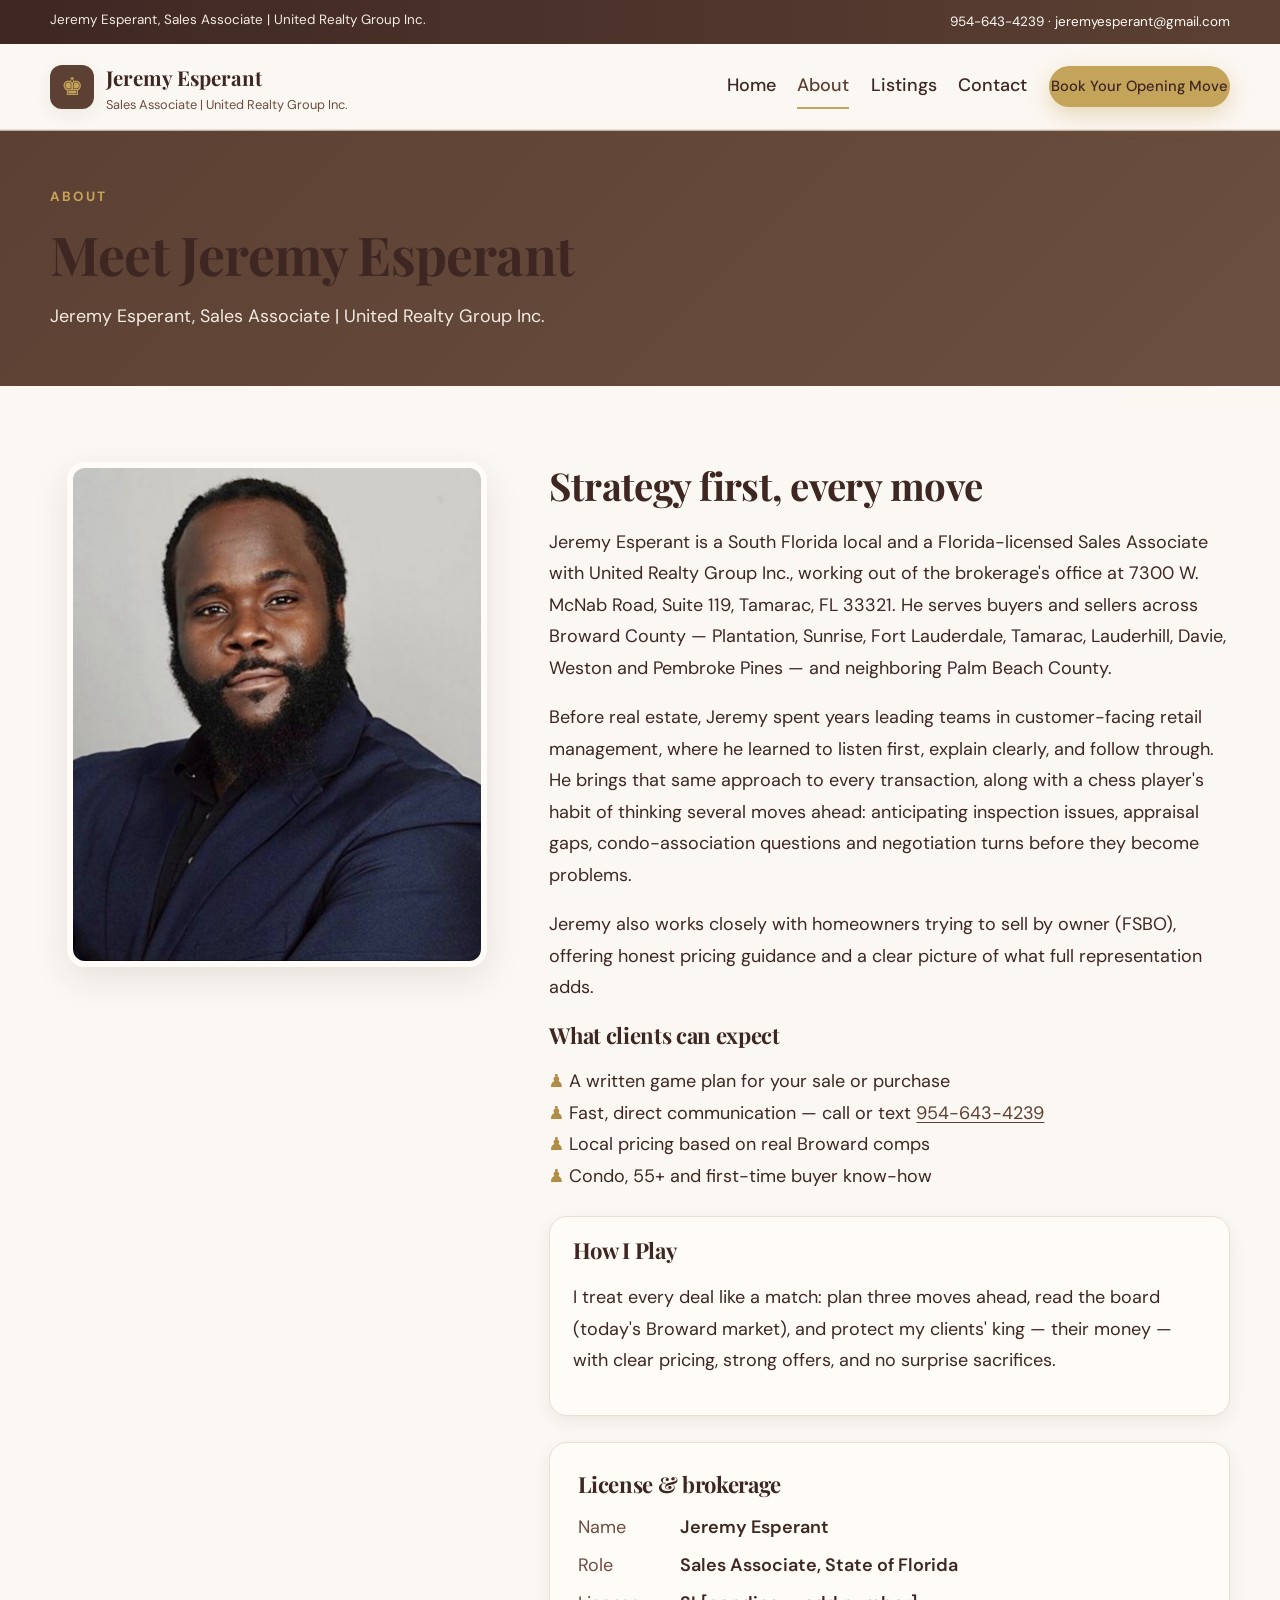
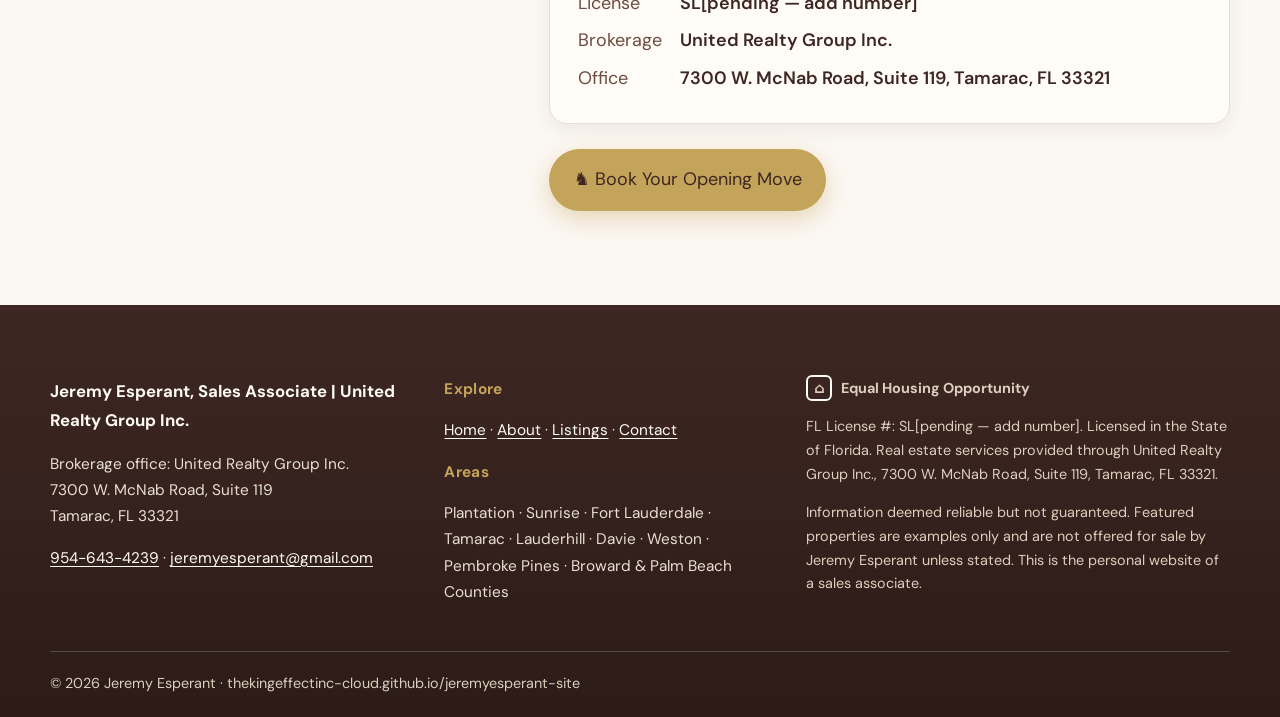
<file: about.html>
<!DOCTYPE html>
<html lang="en">
<head>
<meta charset="UTF-8">
<meta name="viewport" content="width=device-width, initial-scale=1">
<title>About Jeremy Esperant | Sales Associate, United Realty Group Inc.</title>
<meta name="description" content="Meet Jeremy Esperant, Florida-licensed Sales Associate with United Realty Group Inc. serving Plantation, Sunrise, Fort Lauderdale and Broward County.">
<link rel="preconnect" href="https://fonts.googleapis.com">
<link rel="preconnect" href="https://fonts.gstatic.com" crossorigin>
<link href="https://fonts.googleapis.com/css2?family=DM+Sans:wght@400;500;600;700&family=Playfair+Display:wght@600;700&display=swap" rel="stylesheet">
<link rel="stylesheet" href="css/styles.css">
<script type="application/ld+json">
{"@context":"https://schema.org","@type":"RealEstateAgent","name":"Jeremy Esperant","jobTitle":"Sales Associate","url":"https://thekingeffectinc-cloud.github.io/jeremyesperant-site/","image":"https://thekingeffectinc-cloud.github.io/jeremyesperant-site/img/jeremy-esperant.jpg","telephone":"+1-954-643-4239","email":"jeremyesperant@gmail.com","worksFor":{"@type":"RealEstateOrganization","name":"United Realty Group Inc."},"address":{"@type":"PostalAddress","streetAddress":"7300 W. McNab Road, Suite 119","addressLocality":"Tamarac","addressRegion":"FL","postalCode":"33321","addressCountry":"US"},"areaServed":["Broward County, FL","Palm Beach County, FL","Plantation","Sunrise","Fort Lauderdale","Tamarac","Lauderhill","Davie","Weston","Pembroke Pines"]}
</script>
</head>
<body>
<div class="topbar"><div class="wrap topbar-inner"><span>Jeremy Esperant, Sales Associate | United Realty Group Inc.</span><span><a href="tel:+19546434239">954-643-4239</a> · <a href="mailto:jeremyesperant@gmail.com">jeremyesperant@gmail.com</a></span></div></div>
<header class="site-header">
  <div class="wrap header-inner">
    <a class="brand" href="index.html"><span class="brand-mark" aria-hidden="true">♚</span><span><span class="brand-name">Jeremy Esperant</span><span class="brand-sub">Sales Associate | United Realty Group Inc.</span></span></a>
    <button class="nav-toggle" aria-label="Open menu" aria-expanded="false">☰</button>
    <nav class="nav" aria-label="Primary"><a href="index.html">Home</a><a href="about.html" aria-current="page">About</a><a href="listings.html">Listings</a><a href="contact.html">Contact</a><a class="btn btn-gold btn-sm" href="contact.html#book">Book Your Opening Move</a></nav>
  </div>
</header>
<main>

<section class="page-hero"><div class="wrap"><p class="eyebrow">About</p><h1>Meet Jeremy Esperant</h1><p class="lead">Jeremy Esperant, Sales Associate | United Realty Group Inc.</p></div></section>
<section class="section">
  <div class="wrap grid-2 about-grid">
    <figure class="about-photo"><img src="img/jeremy-esperant.jpg" alt="Jeremy Esperant headshot" width="900" height="1082"></figure>
    <div>
      <h2>Strategy first, every move</h2>
      <p>Jeremy Esperant is a South Florida local and a Florida-licensed Sales Associate with United Realty Group Inc., working out of the brokerage's office at 7300 W. McNab Road, Suite 119, Tamarac, FL 33321. He serves buyers and sellers across Broward County — Plantation, Sunrise, Fort Lauderdale, Tamarac, Lauderhill, Davie, Weston and Pembroke Pines — and neighboring Palm Beach County.</p>
      <p>Before real estate, Jeremy spent years leading teams in customer-facing retail management, where he learned to listen first, explain clearly, and follow through. He brings that same approach to every transaction, along with a chess player's habit of thinking several moves ahead: anticipating inspection issues, appraisal gaps, condo-association questions and negotiation turns before they become problems.</p>
      <p>Jeremy also works closely with homeowners trying to sell by owner (FSBO), offering honest pricing guidance and a clear picture of what full representation adds.</p>
      <h3>What clients can expect</h3>
      <ul class="checks">
        <li>A written game plan for your sale or purchase</li>
        <li>Fast, direct communication — call or text <a href="tel:+19546434239">954-643-4239</a></li>
        <li>Local pricing based on real Broward comps</li>
        <li>Condo, 55+ and first-time buyer know-how</li>
      </ul>

      <div class="how-i-play card" style="margin:1.5rem 0;padding:1.25rem 1.4rem">
        <h3>How I Play</h3>
        <p>I treat every deal like a match: plan three moves ahead, read the board (today's Broward market), and protect my clients' king — their money — with clear pricing, strong offers, and no surprise sacrifices.</p>
      </div>
      <div class="card license-card">
        <h3>License &amp; brokerage</h3>
        <dl>
          <dt>Name</dt><dd>Jeremy Esperant</dd>
          <dt>Role</dt><dd>Sales Associate, State of Florida</dd>
          <dt>License</dt><dd>SL[pending — add number]</dd>
          <dt>Brokerage</dt><dd>United Realty Group Inc.</dd>
          <dt>Office</dt><dd>7300 W. McNab Road, Suite 119, Tamarac, FL 33321</dd>
        </dl>
      </div>
      <p><a class="btn btn-gold" href="contact.html#book">♞ Book Your Opening Move</a></p>
    </div>
  </div>
</section>
</main>
<footer class="site-footer">
  <div class="wrap footer-grid">
    <div>
      <p class="footer-name">Jeremy Esperant, Sales Associate | United Realty Group Inc.</p>
      <p>Brokerage office: United Realty Group Inc.<br>7300 W. McNab Road, Suite 119<br>Tamarac, FL 33321</p>
      <p><a href="tel:+19546434239">954-643-4239</a> · <a href="mailto:jeremyesperant@gmail.com">jeremyesperant@gmail.com</a></p>
    </div>
    <div>
      <p class="footer-head">Explore</p>
      <p><a href="index.html">Home</a> · <a href="about.html">About</a> · <a href="listings.html">Listings</a> · <a href="contact.html">Contact</a></p>
      <p class="footer-head">Areas</p>
      <p>Plantation · Sunrise · Fort Lauderdale · Tamarac · Lauderhill · Davie · Weston · Pembroke Pines · Broward &amp; Palm Beach Counties</p>
    </div>
    <div class="compliance">
      <p class="eho"><span class="eho-badge" aria-hidden="true">⌂</span> Equal Housing Opportunity</p>
      <p>FL License #: SL[pending — add number]. Licensed in the State of Florida. Real estate services provided through United Realty Group Inc., 7300 W. McNab Road, Suite 119, Tamarac, FL 33321.</p>
      <p>Information deemed reliable but not guaranteed. Featured properties are examples only and are not offered for sale by Jeremy Esperant unless stated. This is the personal website of a sales associate.</p>
    </div>
  </div>
  <div class="wrap footer-bottom">© <span id="yr">2026</span> Jeremy Esperant · thekingeffectinc-cloud.github.io/jeremyesperant-site</div>
</footer>
<script src="js/main.js"></script>
</body>
</html>
</file>
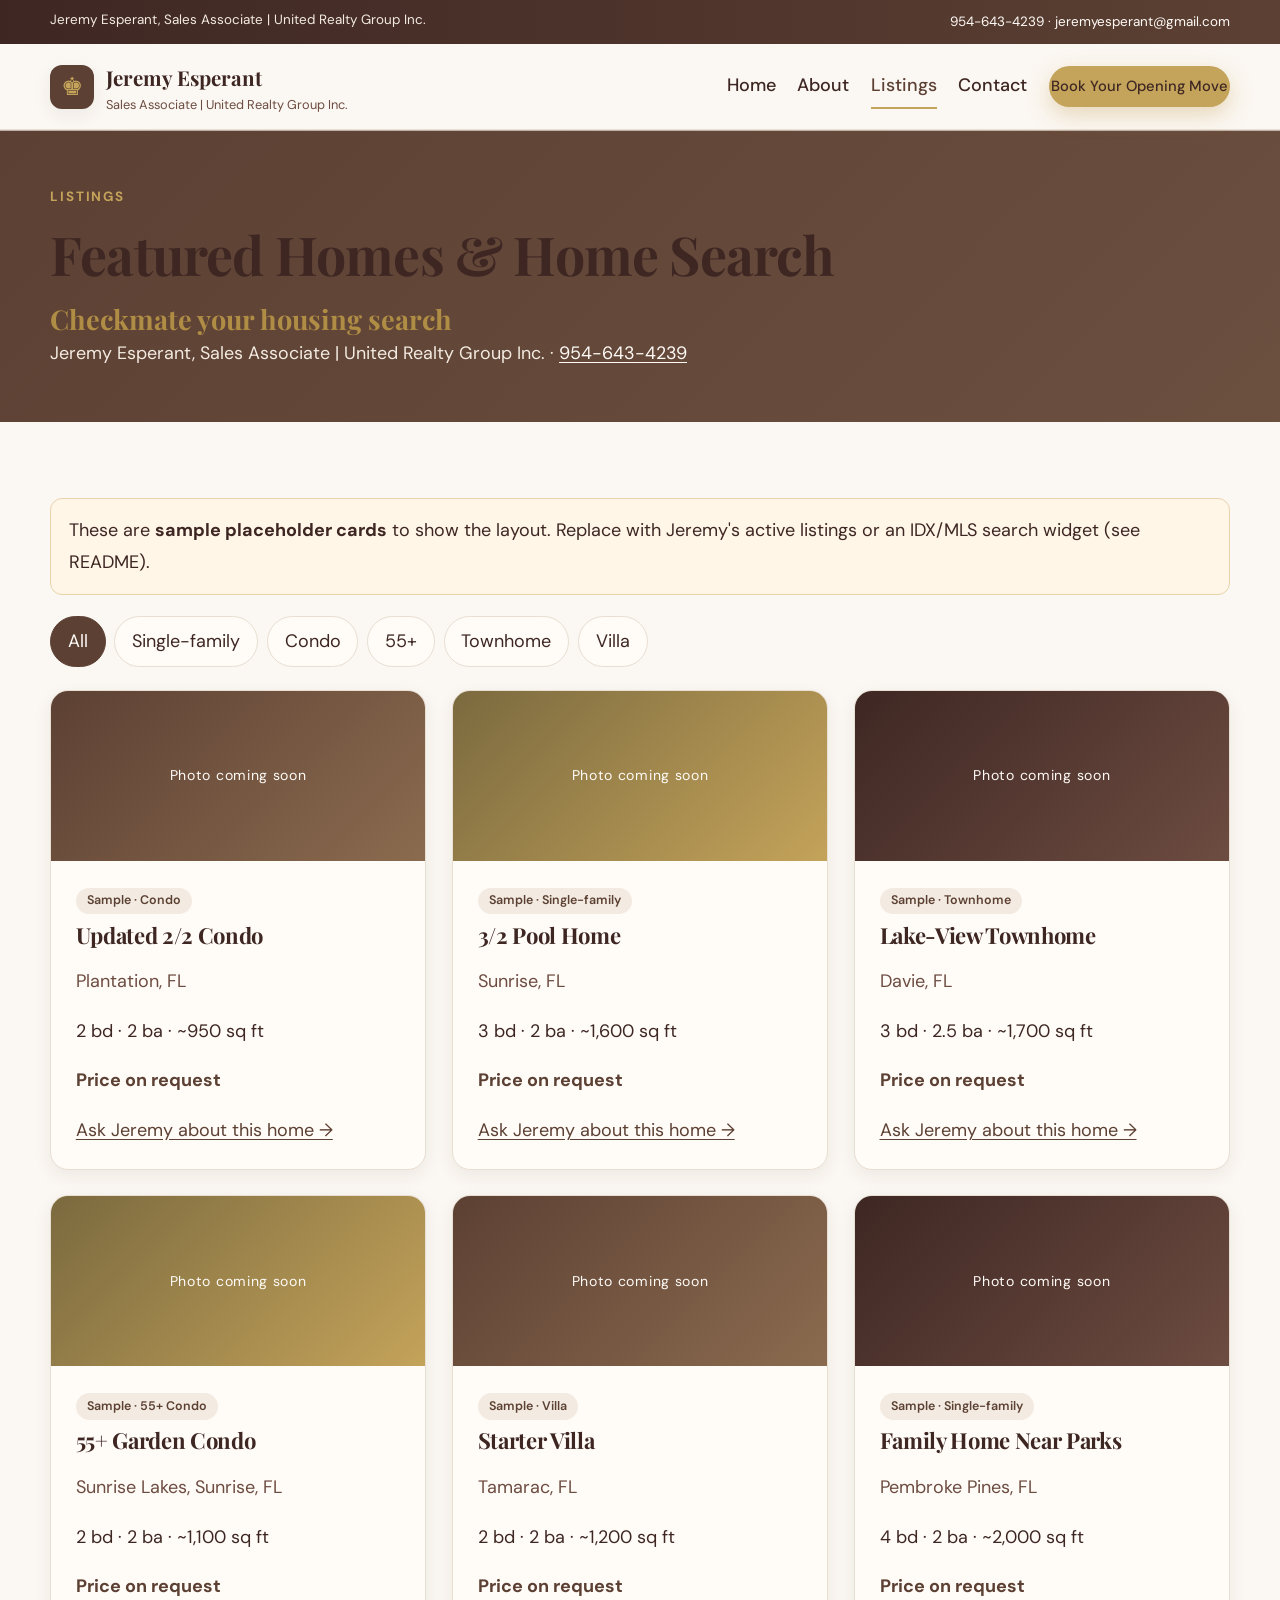
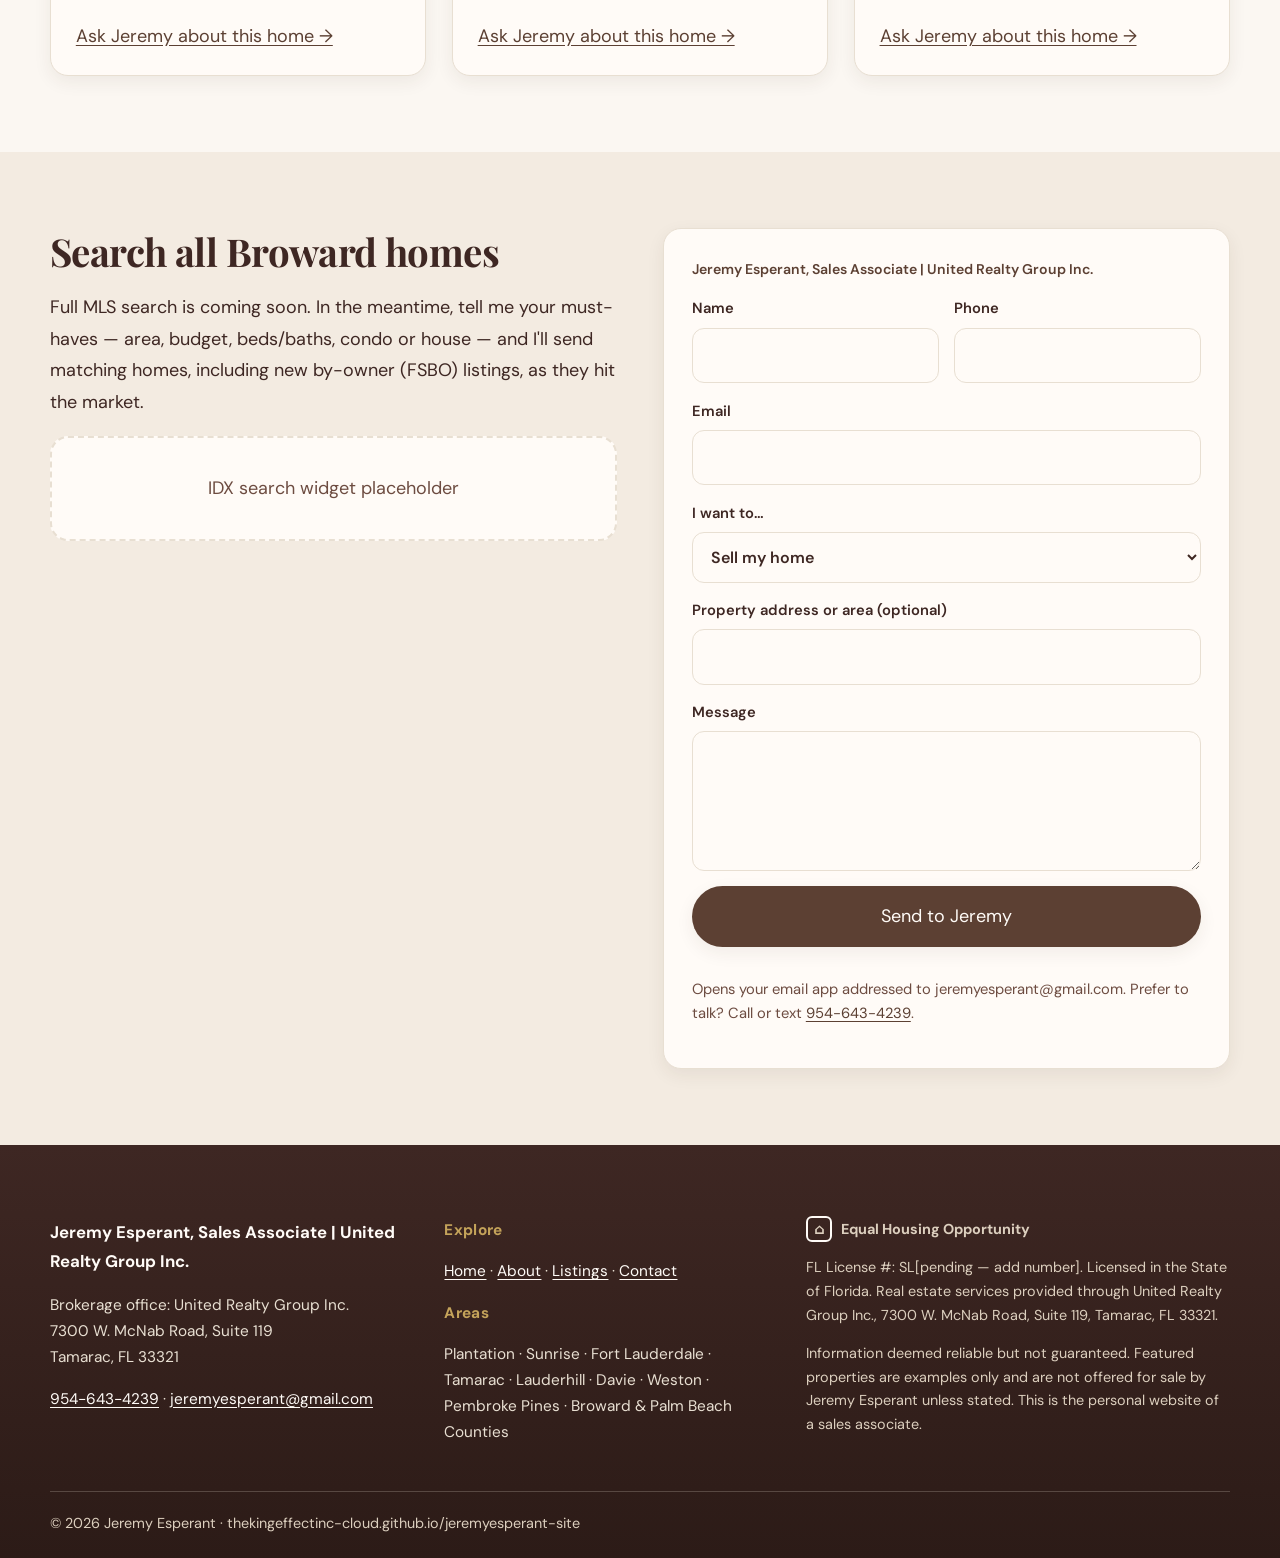
<file: listings.html>
<!DOCTYPE html>
<html lang="en">
<head>
<meta charset="UTF-8">
<meta name="viewport" content="width=device-width, initial-scale=1">
<title>Listings & Home Search | Jeremy Esperant, Broward Realtor</title>
<meta name="description" content="Featured Broward County homes and condos plus home search help from Jeremy Esperant, Sales Associate with United Realty Group Inc.">
<link rel="preconnect" href="https://fonts.googleapis.com">
<link rel="preconnect" href="https://fonts.gstatic.com" crossorigin>
<link href="https://fonts.googleapis.com/css2?family=DM+Sans:wght@400;500;600;700&family=Playfair+Display:wght@600;700&display=swap" rel="stylesheet">
<link rel="stylesheet" href="css/styles.css">
<script type="application/ld+json">
{"@context":"https://schema.org","@type":"RealEstateAgent","name":"Jeremy Esperant","jobTitle":"Sales Associate","url":"https://thekingeffectinc-cloud.github.io/jeremyesperant-site/","image":"https://thekingeffectinc-cloud.github.io/jeremyesperant-site/img/jeremy-esperant.jpg","telephone":"+1-954-643-4239","email":"jeremyesperant@gmail.com","worksFor":{"@type":"RealEstateOrganization","name":"United Realty Group Inc."},"address":{"@type":"PostalAddress","streetAddress":"7300 W. McNab Road, Suite 119","addressLocality":"Tamarac","addressRegion":"FL","postalCode":"33321","addressCountry":"US"},"areaServed":["Broward County, FL","Palm Beach County, FL","Plantation","Sunrise","Fort Lauderdale","Tamarac","Lauderhill","Davie","Weston","Pembroke Pines"]}
</script>
</head>
<body>
<div class="topbar"><div class="wrap topbar-inner"><span>Jeremy Esperant, Sales Associate | United Realty Group Inc.</span><span><a href="tel:+19546434239">954-643-4239</a> · <a href="mailto:jeremyesperant@gmail.com">jeremyesperant@gmail.com</a></span></div></div>
<header class="site-header">
  <div class="wrap header-inner">
    <a class="brand" href="index.html"><span class="brand-mark" aria-hidden="true">♚</span><span><span class="brand-name">Jeremy Esperant</span><span class="brand-sub">Sales Associate | United Realty Group Inc.</span></span></a>
    <button class="nav-toggle" aria-label="Open menu" aria-expanded="false">☰</button>
    <nav class="nav" aria-label="Primary"><a href="index.html">Home</a><a href="about.html">About</a><a href="listings.html" aria-current="page">Listings</a><a href="contact.html">Contact</a><a class="btn btn-gold btn-sm" href="contact.html#book">Book Your Opening Move</a></nav>
  </div>
</header>
<main>

<section class="page-hero"><div class="wrap"><p class="eyebrow">Listings</p><h1>Featured Homes &amp; Home Search</h1><p class="slogan" style="margin-top:.5rem">Checkmate your housing search</p><p class="lead">Jeremy Esperant, Sales Associate | United Realty Group Inc. · <a href="tel:+19546434239">954-643-4239</a></p></div></section>
<section class="section">
  <div class="wrap">
    <div class="notice">These are <strong>sample placeholder cards</strong> to show the layout. Replace with Jeremy's active listings or an IDX/MLS search widget (see README).</div>
    <div class="filters" role="group" aria-label="Filter listings">
      <button class="chip is-active" data-filter="all">All</button><button class="chip" data-filter="Single-family">Single-family</button><button class="chip" data-filter="Condo">Condo</button><button class="chip" data-filter="55+ Condo">55+</button><button class="chip" data-filter="Townhome">Townhome</button><button class="chip" data-filter="Villa">Villa</button>
    </div>
    <div class="cards-3 js-listings"><article class="card listing" data-type="Condo"><div class="ph ph1"><span>Photo coming soon</span></div><div class="listing-body"><p class="tag">Sample · Condo</p><h3>Updated 2/2 Condo</h3><p class="muted">Plantation, FL</p><p>2 bd · 2 ba · ~950 sq ft</p><p class="price">Price on request</p><a href="contact.html">Ask Jeremy about this home →</a></div></article><article class="card listing" data-type="Single-family"><div class="ph ph2"><span>Photo coming soon</span></div><div class="listing-body"><p class="tag">Sample · Single-family</p><h3>3/2 Pool Home</h3><p class="muted">Sunrise, FL</p><p>3 bd · 2 ba · ~1,600 sq ft</p><p class="price">Price on request</p><a href="contact.html">Ask Jeremy about this home →</a></div></article><article class="card listing" data-type="Townhome"><div class="ph ph3"><span>Photo coming soon</span></div><div class="listing-body"><p class="tag">Sample · Townhome</p><h3>Lake-View Townhome</h3><p class="muted">Davie, FL</p><p>3 bd · 2.5 ba · ~1,700 sq ft</p><p class="price">Price on request</p><a href="contact.html">Ask Jeremy about this home →</a></div></article><article class="card listing" data-type="55+ Condo"><div class="ph ph2"><span>Photo coming soon</span></div><div class="listing-body"><p class="tag">Sample · 55+ Condo</p><h3>55+ Garden Condo</h3><p class="muted">Sunrise Lakes, Sunrise, FL</p><p>2 bd · 2 ba · ~1,100 sq ft</p><p class="price">Price on request</p><a href="contact.html">Ask Jeremy about this home →</a></div></article><article class="card listing" data-type="Villa"><div class="ph ph1"><span>Photo coming soon</span></div><div class="listing-body"><p class="tag">Sample · Villa</p><h3>Starter Villa</h3><p class="muted">Tamarac, FL</p><p>2 bd · 2 ba · ~1,200 sq ft</p><p class="price">Price on request</p><a href="contact.html">Ask Jeremy about this home →</a></div></article><article class="card listing" data-type="Single-family"><div class="ph ph3"><span>Photo coming soon</span></div><div class="listing-body"><p class="tag">Sample · Single-family</p><h3>Family Home Near Parks</h3><p class="muted">Pembroke Pines, FL</p><p>4 bd · 2 ba · ~2,000 sq ft</p><p class="price">Price on request</p><a href="contact.html">Ask Jeremy about this home →</a></div></article></div>
  </div>
</section>
<section class="section section-alt">
  <div class="wrap grid-2">
    <div>
      <h2>Search all Broward homes</h2>
      <p>Full MLS search is coming soon. In the meantime, tell me your must-haves — area, budget, beds/baths, condo or house — and I'll send matching homes, including new by-owner (FSBO) listings, as they hit the market.</p>
      <div id="idx-search" class="idx-placeholder">IDX search widget placeholder</div>
    </div>
    <form class="card form js-mailto-form" data-to="jeremyesperant@gmail.com" data-subject="Home search request">
  <p class="form-agent">Jeremy Esperant, Sales Associate | United Realty Group Inc.</p>
  <div class="form-row"><label>Name<input name="name" required autocomplete="name"></label><label>Phone<input name="phone" type="tel" autocomplete="tel"></label></div>
  <label>Email<input name="email" type="email" required autocomplete="email"></label>
  <label>I want to…<select name="goal"><option>Sell my home</option><option>Buy a home</option><option>Get help selling by owner (FSBO)</option><option>Buy or sell a condo / 55+</option><option>Just get a home value</option></select></label>
  <label>Property address or area (optional)<input name="property"></label>
  <label>Message<textarea name="message" rows="4"></textarea></label>
  <button class="btn btn-primary" type="submit">Send to Jeremy</button>
  <p class="fine">Opens your email app addressed to jeremyesperant@gmail.com. Prefer to talk? Call or text <a href="tel:+19546434239">954-643-4239</a>.</p>
</form>
  </div>
</section>
</main>
<footer class="site-footer">
  <div class="wrap footer-grid">
    <div>
      <p class="footer-name">Jeremy Esperant, Sales Associate | United Realty Group Inc.</p>
      <p>Brokerage office: United Realty Group Inc.<br>7300 W. McNab Road, Suite 119<br>Tamarac, FL 33321</p>
      <p><a href="tel:+19546434239">954-643-4239</a> · <a href="mailto:jeremyesperant@gmail.com">jeremyesperant@gmail.com</a></p>
    </div>
    <div>
      <p class="footer-head">Explore</p>
      <p><a href="index.html">Home</a> · <a href="about.html">About</a> · <a href="listings.html">Listings</a> · <a href="contact.html">Contact</a></p>
      <p class="footer-head">Areas</p>
      <p>Plantation · Sunrise · Fort Lauderdale · Tamarac · Lauderhill · Davie · Weston · Pembroke Pines · Broward &amp; Palm Beach Counties</p>
    </div>
    <div class="compliance">
      <p class="eho"><span class="eho-badge" aria-hidden="true">⌂</span> Equal Housing Opportunity</p>
      <p>FL License #: SL[pending — add number]. Licensed in the State of Florida. Real estate services provided through United Realty Group Inc., 7300 W. McNab Road, Suite 119, Tamarac, FL 33321.</p>
      <p>Information deemed reliable but not guaranteed. Featured properties are examples only and are not offered for sale by Jeremy Esperant unless stated. This is the personal website of a sales associate.</p>
    </div>
  </div>
  <div class="wrap footer-bottom">© <span id="yr">2026</span> Jeremy Esperant · thekingeffectinc-cloud.github.io/jeremyesperant-site</div>
</footer>
<script src="js/main.js"></script>
</body>
</html>
</file>
<file: css/styles.css>
:root{
  --ink:#3E2723;
  --ink-soft:#6D4C41;
  --paper:#FBF7F2;
  --alt:#F3EBE1;
  --accent:#5C4033;
  --accent-2:#4A3328;
  --gold:#C4A35A;
  --gold-2:#B08D45;
  --terracotta:#B56A4C;
  --line:#E8DFD2;
  --white:#FFFBF7;
  --r:18px;
  --shadow:0 12px 36px rgba(62,39,35,.10);
  --shadow-soft:0 6px 18px rgba(62,39,35,.07);
  --font:"DM Sans",system-ui,sans-serif;
  --serif:"Playfair Display",Georgia,serif;
  --ease:cubic-bezier(.22,.61,.36,1);
}
*,*::before,*::after{box-sizing:border-box}
html{scroll-behavior:smooth;overflow-x:hidden}
body{margin:0;font-family:var(--font);color:var(--ink);background:var(--paper);line-height:1.75;font-size:18px;-webkit-font-smoothing:antialiased;overflow-x:hidden}
img,video,iframe,svg{max-width:100%;height:auto;display:block}
main,section,.hero,.page-hero,.site-footer,.topbar{min-width:0}
a{color:var(--accent);text-underline-offset:3px;transition:color .25s var(--ease),opacity .25s var(--ease)}
a:hover{color:var(--terracotta)}
h1,h2,h3{font-family:var(--serif);line-height:1.22;margin:0 0 .9rem;letter-spacing:-.015em;font-weight:700;color:var(--ink)}
h1{font-size:clamp(2.2rem,4.6vw,3.35rem)}
h2{font-size:clamp(1.8rem,3.3vw,2.4rem)}
h3{font-size:1.38rem}
.wrap{width:min(1180px,calc(100% - 3rem));margin-inline:auto;max-width:100%}

/* Top bar + sticky nav */
.topbar{background:linear-gradient(90deg,#3E2723,#5C4033);color:#F3EBE1;font-size:.84rem}
.topbar a{color:#FFFBF7;text-decoration:none}
.topbar a:hover{color:var(--gold)}
.topbar-inner{display:flex;justify-content:space-between;gap:1rem;flex-wrap:wrap;padding:.5rem 0}
.topbar a{display:inline-block;padding:.15rem 0;min-height:auto}
.site-header{position:sticky;top:0;z-index:1000;background:rgba(251,247,242,.92);backdrop-filter:blur(14px);border-bottom:1px solid var(--line);box-shadow:0 1px 0 rgba(255,251,247,.6)}
.header-inner{display:flex;align-items:center;justify-content:space-between;gap:1.25rem;padding:1rem 0}
.brand{display:flex;align-items:center;gap:.75rem;text-decoration:none;color:var(--ink);transition:opacity .25s var(--ease)}
.brand:hover{opacity:.88;color:var(--ink)}
.brand-mark{display:grid;place-items:center;width:44px;height:44px;border-radius:12px;background:var(--accent);color:var(--gold);font-size:1.55rem;box-shadow:var(--shadow-soft)}
.brand-name{display:block;font-family:var(--serif);font-weight:700;font-size:1.28rem}
.brand-sub{display:block;font-size:.8rem;color:var(--ink-soft);line-height:1.35}
.nav{display:flex;align-items:center;gap:1.35rem}
.nav a{text-decoration:none;color:var(--ink);font-weight:550;font-weight:500;padding:.35rem 0;border-bottom:2px solid transparent;transition:color .25s var(--ease),border-color .25s var(--ease)}
.nav a:hover{color:var(--accent)}
.nav a[aria-current=page]{color:var(--accent);border-bottom-color:var(--gold)}
.nav-toggle{display:none;background:var(--white);border:1px solid var(--line);border-radius:12px;font-size:1.35rem;min-width:44px;min-height:44px;padding:.35rem .7rem;cursor:pointer;line-height:1;color:var(--ink);transition:background .25s var(--ease),border-color .25s var(--ease)}
.nav-toggle:hover{background:var(--alt);border-color:var(--gold)}

/* Buttons */
.btn{display:inline-flex;align-items:center;justify-content:center;gap:.45rem;padding:.8rem 1.4rem;min-height:46px;border-radius:999px;font-weight:600;text-decoration:none;border:2px solid transparent;cursor:pointer;font:inherit;transition:background .28s var(--ease),color .28s var(--ease),box-shadow .28s var(--ease),transform .28s var(--ease),border-color .28s var(--ease);text-align:center}
.btn:hover{transform:translateY(-1px)}
.btn:active{transform:translateY(0)}
.btn-primary{background:var(--accent);color:#FFFBF7;box-shadow:var(--shadow-soft)}
.btn-primary:hover{background:var(--terracotta);color:#FFFBF7}
.btn-gold{background:var(--gold);color:var(--ink)!important;box-shadow:0 8px 22px rgba(196,163,90,.38)}
.btn-gold:hover{background:var(--gold-2);box-shadow:0 10px 26px rgba(176,141,69,.42)}
.btn-ghost{border-color:var(--accent);color:var(--accent);background:transparent}
.btn-ghost:hover{background:var(--accent);color:#FFFBF7;border-color:var(--accent)}
.btn-lg{font-size:1.15rem;padding:1.05rem 1.9rem;min-height:52px}
.btn-sm{padding:.5rem 1.05rem;font-size:.92rem;min-height:40px}

/* Hero — keep checkerboard #5C4033 / #D2B48C @ 96px */
.hero{
  background:
    linear-gradient(135deg,rgba(251,247,242,.34),rgba(251,247,242,.14)),
    linear-gradient(135deg,rgba(92,64,51,.08),rgba(196,163,90,.14)),
    repeating-conic-gradient(#5C4033 0 25%,#D2B48C 0 50%) 0 0/96px 96px;
  padding:4.5rem 0;
}
.hero-grid{display:grid;grid-template-columns:1.35fr .9fr;gap:2.85rem;align-items:center}
.hero-grid > div:first-child{
  position:relative;z-index:1;padding:1.75rem 1.85rem;border-radius:calc(var(--r) + 4px);
  background:rgba(255,251,247,.97);backdrop-filter:blur(10px);
  box-shadow:var(--shadow);border:1px solid rgba(232,223,210,.98);
}
.eyebrow{text-transform:uppercase;letter-spacing:.14em;font-size:.84rem;font-weight:700;color:var(--accent);margin:0 0 .8rem}
.slogan{font-family:var(--serif);font-size:1.7rem;color:var(--gold-2);margin:.6rem 0 0;font-weight:700;line-height:1.35}
.slogan-sub{font-size:1.2rem;color:var(--ink-soft);margin:.4rem 0 1.7rem;font-style:italic;line-height:1.55}
.hero-actions{display:flex;flex-wrap:wrap;gap:.9rem;margin-bottom:1.35rem}
.hero-contact{font-size:1rem;color:var(--ink-soft);line-height:1.65}
.hero-photo,.about-photo{margin:0;width:100%;max-width:420px;justify-self:center}
.hero-photo img,.about-photo img{
  width:100%;height:auto;aspect-ratio:900 / 1082;object-fit:cover;object-position:center 18%;
  display:block;border-radius:var(--r);box-shadow:var(--shadow);border:6px solid var(--white);
}

/* Sections */
.section{padding:4.75rem 0}
.section-alt{background:var(--alt)}
.section-lead{color:var(--ink-soft);max-width:72ch;font-size:1.05rem;line-height:1.75;margin-bottom:1.4rem}
.section-head{display:flex;justify-content:space-between;align-items:baseline;gap:1rem;flex-wrap:wrap;margin-bottom:.35rem}
.section-head a{font-weight:600}
.intro{max-width:860px;font-size:1.05rem;line-height:1.75}
.page-hero{background:linear-gradient(135deg,var(--accent),#6B4F3F);color:#FFFBF7;padding:3.4rem 0}
.page-hero .eyebrow{color:var(--gold)}
.page-hero .lead{color:#F3EBE1;margin:0;font-size:1.12rem;line-height:1.7;max-width:70ch}
.page-hero a{color:#FFFBF7}
.page-hero a:hover{color:var(--gold)}
.grid-2{display:grid;grid-template-columns:1fr 1fr;gap:2.85rem;align-items:start}
.about-grid{grid-template-columns:.8fr 1.2fr}
.cards-3,.cards-4{display:grid;gap:1.6rem}
.cards-3{grid-template-columns:repeat(3,1fr)}
.cards-4{grid-template-columns:repeat(4,1fr)}
.card{
  background:var(--white);border:1px solid var(--line);border-radius:var(--r);
  box-shadow:var(--shadow-soft);padding:1.75rem;
  transition:box-shadow .28s var(--ease),transform .28s var(--ease),border-color .28s var(--ease);
}
.card:hover{box-shadow:var(--shadow);transform:translateY(-2px);border-color:#DCCFBE}
.svc-icon{font-size:2.05rem;color:var(--accent)}
.listing{padding:0;overflow:hidden}
.listing-body{padding:1.4rem 1.55rem}
.ph{height:170px;display:grid;place-items:center;color:#FFFBF7;font-size:.88rem;letter-spacing:.05em}
.ph1{background:linear-gradient(135deg,#5C4033,#8B6B4F)}
.ph2{background:linear-gradient(135deg,#7B6A3F,#C4A35A)}
.ph3{background:linear-gradient(135deg,#3E2723,#6D4C41)}
.tag{display:inline-block;background:var(--alt);border-radius:999px;padding:.15rem .7rem;font-size:.78rem;font-weight:600;margin:0 0 .45rem;color:var(--accent)}
.price{font-weight:700;color:var(--accent)}
.muted{color:var(--ink-soft)}
.fine{font-size:.92rem;color:var(--ink-soft);line-height:1.65}
.area-grid{list-style:none;padding:0;margin:1.1rem 0 2.1rem;display:flex;flex-wrap:wrap;gap:.65rem}
.area-grid li{background:var(--white);border:1px solid var(--line);border-radius:999px;padding:.45rem 1.05rem;font-weight:500;box-shadow:var(--shadow-soft)}
.map-card{background:var(--white);border:1px solid var(--line);border-radius:var(--r);box-shadow:var(--shadow-soft);overflow:hidden}
.service-map{height:440px;width:100%;background:#EFE6DA}
.map-legend{display:flex;flex-wrap:wrap;gap:1rem 1.5rem;padding:1rem 1.25rem;font-size:.9rem;align-items:center}
.sw{display:inline-block;width:14px;height:14px;border-radius:4px;margin-right:.4rem;vertical-align:-2px}
.sw-broward{background:rgba(92,64,51,.45);border:2px solid #5C4033}
.sw-pb{background:rgba(196,163,90,.45);border:2px solid #AD8C42}
.sw-pin{background:var(--terracotta);border-radius:50%}
.map-fallback{padding:1rem}

/* Forms */
.form{display:grid;gap:.95rem}
.form label{display:grid;gap:.35rem;font-weight:600;font-size:.92rem}
.form input,.form select,.form textarea{
  font:inherit;font-size:16px;padding:.8rem .9rem;min-height:46px;
  border:1px solid var(--line);border-radius:12px;background:#FFFBF7;width:100%;max-width:100%;
  color:var(--ink);transition:border-color .25s var(--ease),box-shadow .25s var(--ease);
}
.form input:focus,.form select:focus,.form textarea:focus{
  outline:none;border-color:var(--gold);box-shadow:0 0 0 3px rgba(196,163,90,.25);
}
.form textarea{min-height:130px;resize:vertical}
.form-row{display:grid;grid-template-columns:1fr 1fr;gap:.95rem}
.form-agent{margin:0;font-size:.88rem;font-weight:600;color:var(--accent)}
.cta-card{background:linear-gradient(145deg,#3E2723,#5C4033);color:#FFFBF7;margin-bottom:1.4rem;border:none}
.cta-card .muted,.cta-card a:not(.btn){color:#E8DFD2}
.cta-card a:not(.btn):hover{color:var(--gold)}
.contact-details p{margin:.45rem 0}
.license-card dl{display:grid;grid-template-columns:auto 1fr;gap:.4rem 1.1rem;margin:0}
.license-card dt{color:var(--ink-soft)}
.license-card dd{margin:0;font-weight:600}
.license-card{margin:1.6rem 0}
.checks{padding-left:1.25rem}
.checks li::marker{content:"♟ ";color:var(--gold-2)}
.notice{background:#FFF6E8;border:1px solid #E8D2A8;border-radius:12px;padding:1rem 1.15rem;margin-bottom:1.3rem}
.filters{display:flex;flex-wrap:wrap;gap:.55rem;margin-bottom:1.4rem}
.chip{font:inherit;border:1px solid var(--line);background:var(--white);border-radius:999px;padding:.55rem 1.05rem;min-height:44px;cursor:pointer;color:var(--ink);transition:background .25s var(--ease),color .25s var(--ease),border-color .25s var(--ease),box-shadow .25s var(--ease)}
.chip:hover{border-color:var(--gold);box-shadow:var(--shadow-soft)}
.chip.is-active{background:var(--accent);color:#FFFBF7;border-color:var(--accent)}
.idx-placeholder{border:2px dashed var(--line);border-radius:var(--r);padding:2.15rem;text-align:center;color:var(--ink-soft);background:var(--white)}

/* Footer */
.site-footer{background:linear-gradient(180deg,#3E2723,#2C1B17);color:#E8DFD2;padding:3.5rem 0 1.35rem;font-size:.96rem;line-height:1.7}
.site-footer a{color:#FFFBF7}
.site-footer a:hover{color:var(--gold)}
.footer-grid{display:grid;grid-template-columns:1.1fr 1fr 1.3fr;gap:2.25rem}
.footer-name{color:#FFFBF7;font-weight:700;font-size:1.05rem}
.footer-head{color:var(--gold);font-weight:700;margin-bottom:.35rem;letter-spacing:.02em}
.eho{font-weight:700;color:#FFFBF7}
.eho-badge{display:inline-grid;place-items:center;width:26px;height:26px;border:2px solid #FFFBF7;border-radius:6px;margin-right:.35rem}
.compliance p{font-size:.9rem;line-height:1.65;color:#DCCFBE}
.footer-bottom{border-top:1px solid rgba(232,223,210,.22);margin-top:1.9rem;padding-top:1.2rem;font-size:.9rem;color:#DCCFBE}

@media (max-width:900px){
.hero-grid,.grid-2,.about-grid,.footer-grid{grid-template-columns:1fr}
.cards-3,.cards-4{grid-template-columns:1fr 1fr}
.hero-photo,.about-photo{max-width:360px;margin-inline:auto}
.wrap{width:min(1180px,calc(100% - 2rem))}
.section{padding:3.6rem 0}
.hero{padding:3.35rem 0}
}
@media (max-width:760px){
.nav-toggle{display:inline-flex;align-items:center;justify-content:center}
.nav{display:none;position:absolute;top:100%;left:0;right:0;flex-direction:column;align-items:stretch;gap:.35rem;background:var(--paper);padding:1rem 1.3rem 1.2rem;border-bottom:1px solid var(--line);box-shadow:var(--shadow)}
.nav.open{display:flex}
.nav a{display:flex;align-items:center;min-height:44px;padding:.55rem .2rem;width:100%}
.nav .btn{width:100%;justify-content:center;margin-top:.4rem}
.site-header{position:sticky}
.header-inner{position:relative;flex-wrap:nowrap}
.brand{min-width:0;flex:1}
.brand-sub{white-space:normal}
.hero-actions .btn{flex:1 1 100%;width:100%}
.page-hero{padding:2.25rem 0}
.license-card dl{grid-template-columns:1fr}
}
@media (max-width:560px){
.cards-3,.cards-4,.form-row{grid-template-columns:1fr}
.service-map{height:280px}
.topbar{font-size:.78rem}
.topbar-inner{justify-content:center;text-align:center;flex-direction:column;gap:.25rem;padding:.55rem 0}
.topbar a{min-height:36px;display:inline-flex;align-items:center}
.wrap{width:calc(100% - 1.5rem)}
.hero{
  padding:1.75rem 0;
  background-image:
    linear-gradient(135deg,rgba(251,247,242,.58),rgba(251,247,242,.42)),
    linear-gradient(135deg,rgba(92,64,51,.08),rgba(196,163,90,.14)),
    repeating-conic-gradient(#5C4033 0 25%,#D2B48C 0 50%);
  background-size:auto,auto,72px 72px;
  background-position:0 0,0 0,0 0;
}
.hero-grid > div:first-child{padding:1.35rem 1.25rem;background:rgba(255,251,247,.98)}
.section{padding:3.1rem 0}
.slogan{font-size:1.42rem}
.slogan-sub{font-size:1.08rem}
.brand-name{font-size:1.12rem}
.brand-sub{font-size:.74rem;line-height:1.3}
.brand-mark{width:38px;height:38px;font-size:1.3rem;flex-shrink:0}
.hero-photo img,.about-photo img{border-width:4px}
.footer-bottom{overflow-wrap:anywhere;word-break:break-word}
.area-grid li{font-size:.92rem}
.btn-lg{width:100%}
.map-card,.service-map{max-width:100%}
}
@media (max-width:400px){
.wrap{width:calc(100% - 1.25rem)}
h1{font-size:clamp(1.9rem,8vw,2.45rem)}
.hero-contact{font-size:.95rem}
.ph{height:140px}
}
</file>
